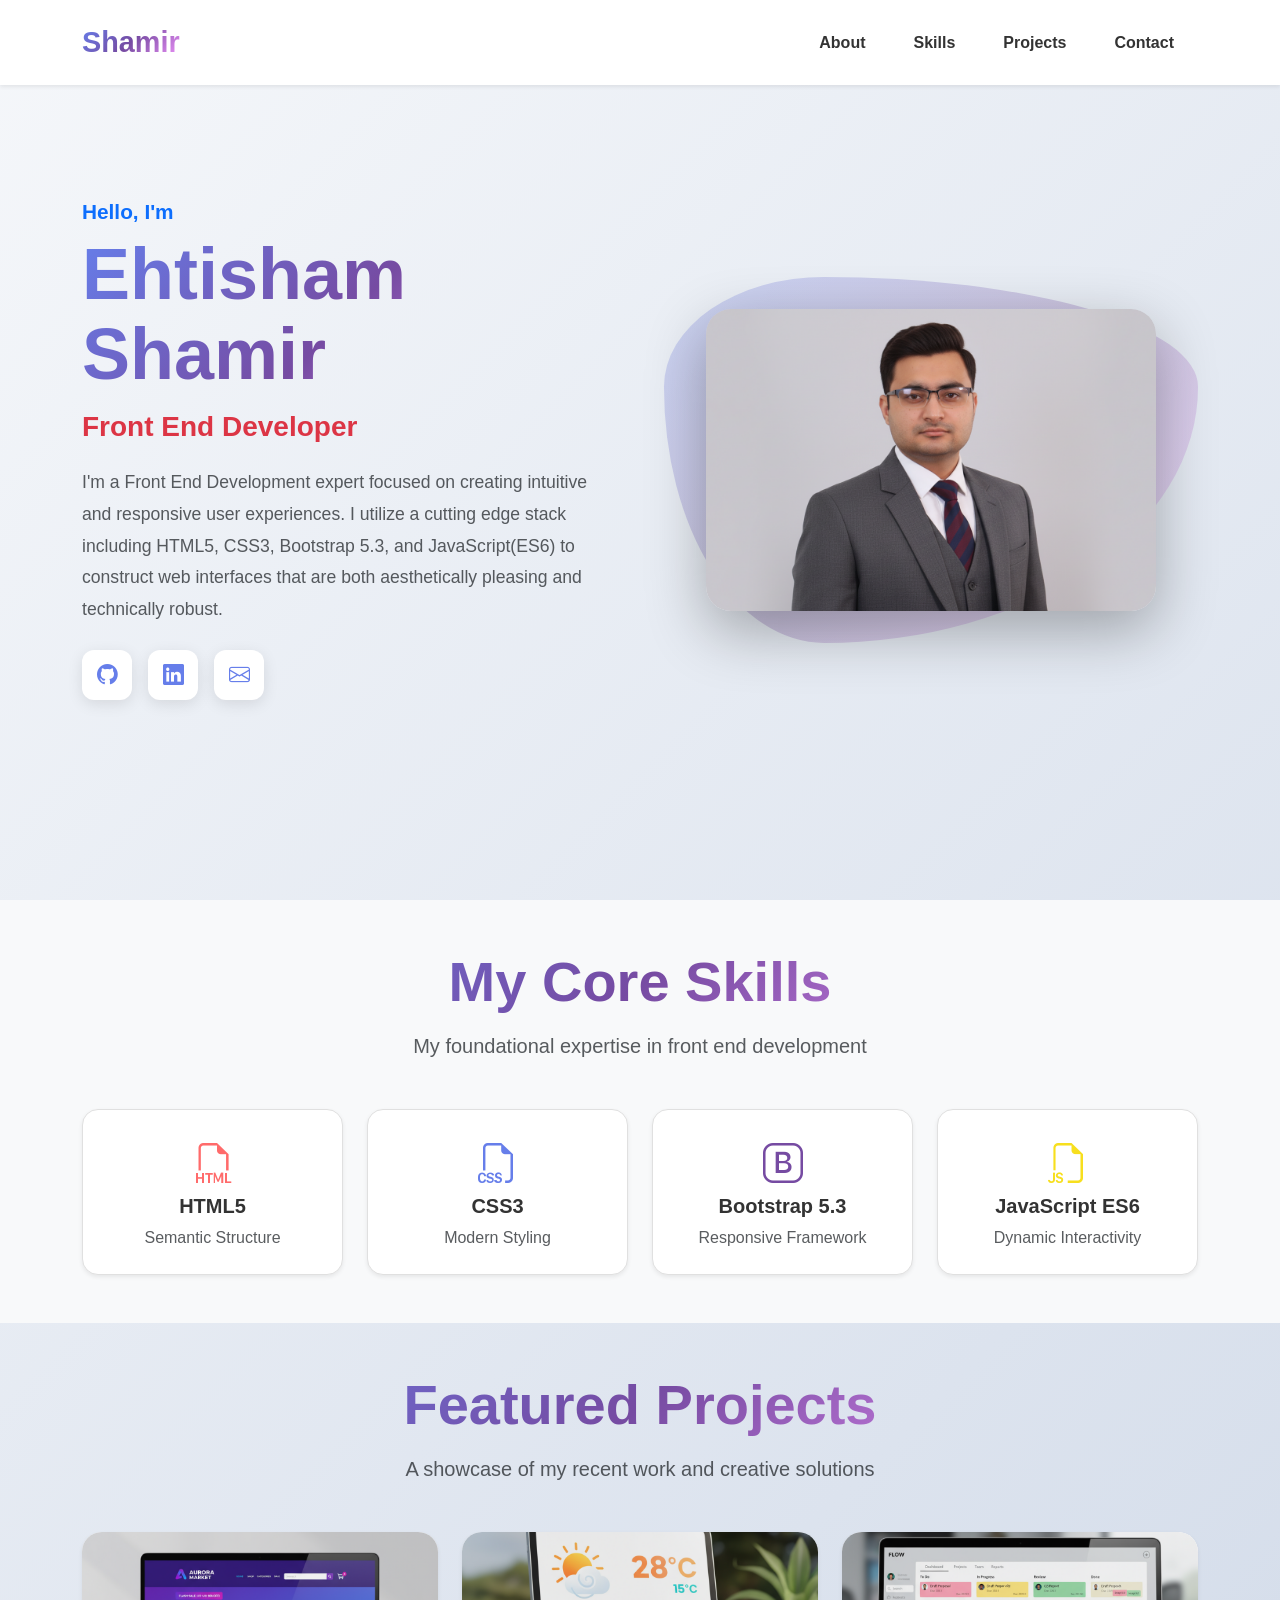
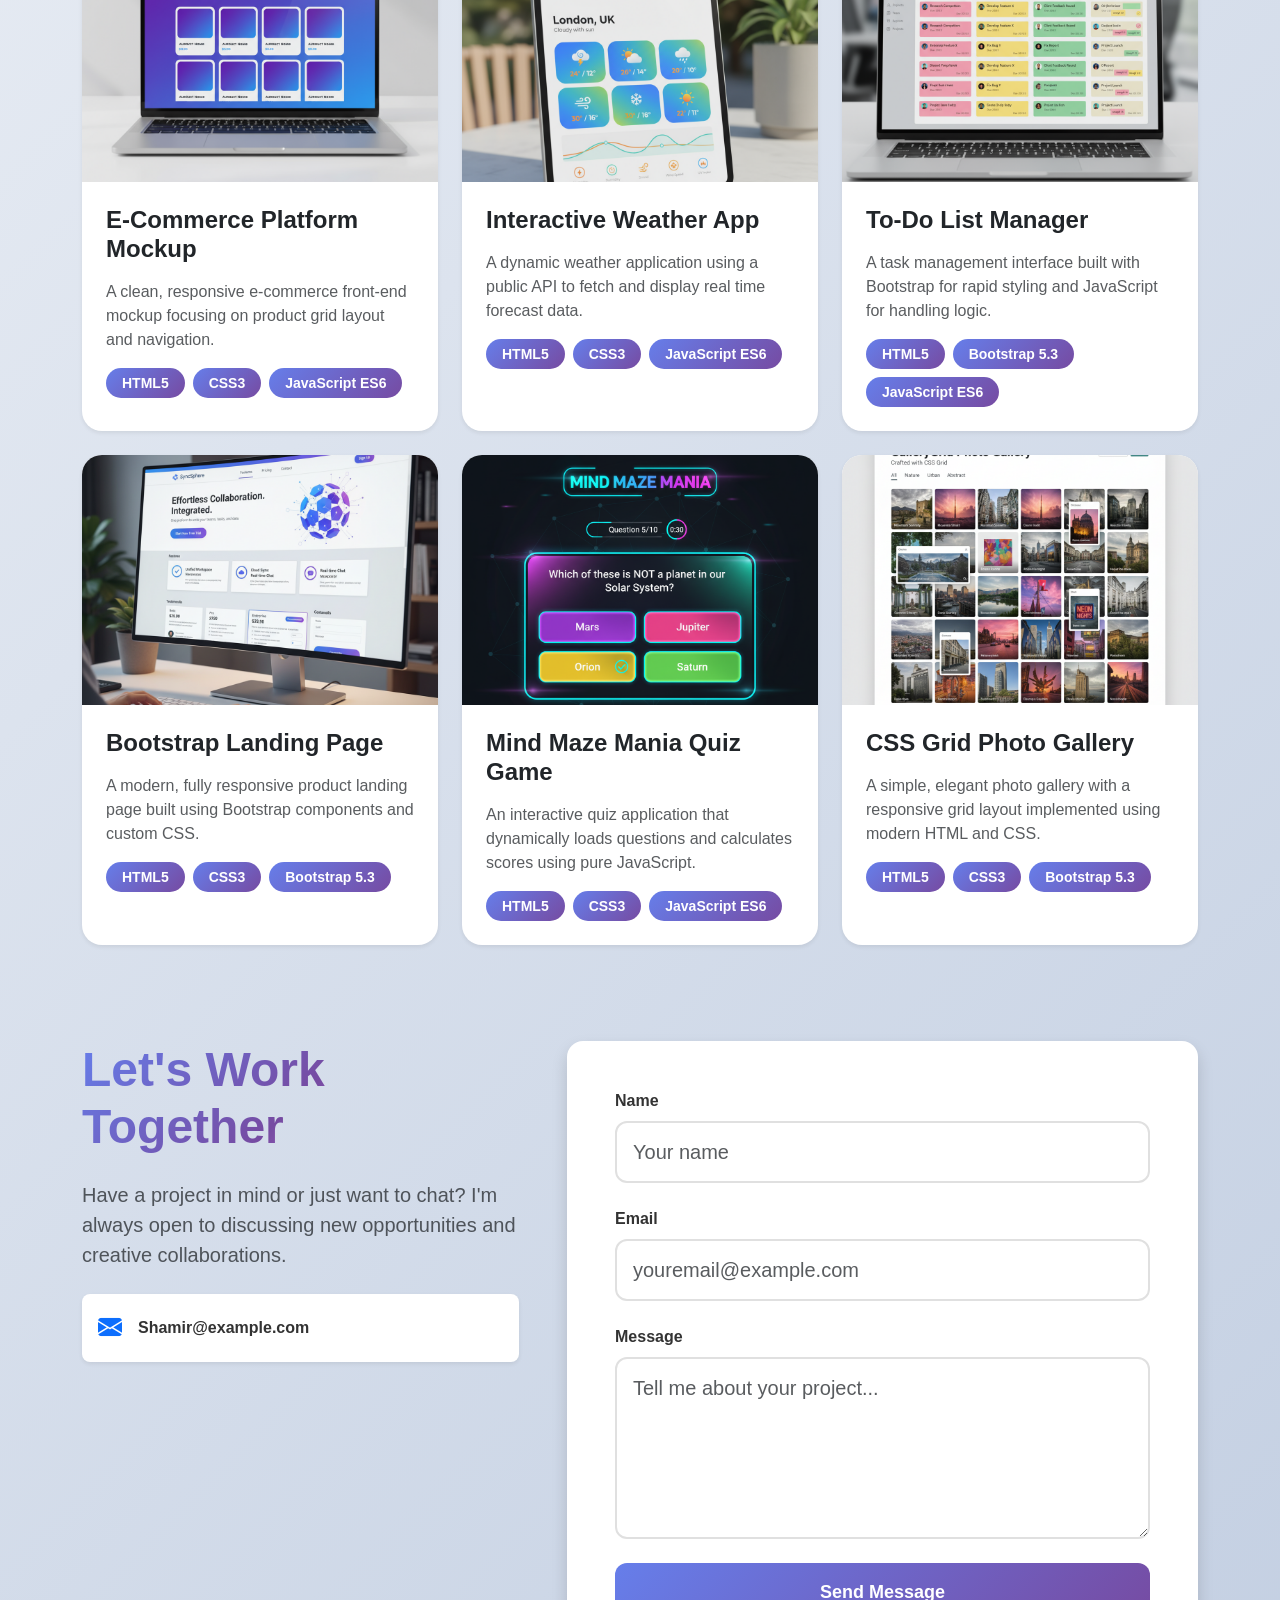
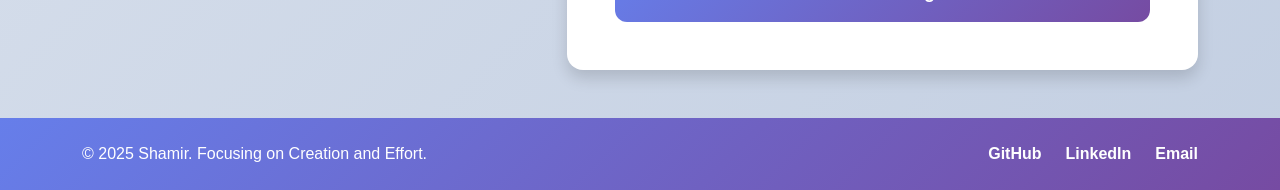
<file: Task 1 - Portfolio website/index.html>
<!DOCTYPE html>
<html lang="en">

<head>
    <meta charset="UTF-8">
    <meta name="viewport" content="width=device-width, initial-scale=1.0">
    <meta name="description"
        content="Professional portfolio of Ehtisham Shamir - Creative Front End Developer specializing in modern web applications">
    <title>Ehtisham Shamir - Front End Developer Portfolio</title>

    <link href="https://cdn.jsdelivr.net/npm/bootstrap@5.3.2/dist/css/bootstrap.min.css" rel="stylesheet">

    <link rel="stylesheet" href="https://cdn.jsdelivr.net/npm/bootstrap-icons@1.11.2/font/bootstrap-icons.min.css">

    <link rel="stylesheet" href="styles.css">
</head>

<body>

    <nav class="navbar navbar-expand-lg navbar-light fixed-top bg-white shadow-sm">
        <div class="container">
            <a class="navbar-brand fw-bold" href="#">
                <span class="gradient-text">Shamir</span>
            </a>
            <button class="navbar-toggler border-0" type="button" data-bs-toggle="collapse" data-bs-target="#navbarNav">
                <span class="navbar-toggler-icon"></span>
            </button>
            <div class="collapse navbar-collapse justify-content-end" id="navbarNav">
                <ul class="navbar-nav">
                    <li class="nav-item">
                        <a class="nav-link px-3 fw-semibold" href="#about">About</a>
                    </li>
                    <li class="nav-item">
                        <a class="nav-link px-3 fw-semibold" href="#skills">Skills</a>
                    </li>
                    <li class="nav-item">
                        <a class="nav-link px-3 fw-semibold" href="#projects">Projects</a>
                    </li>
                    <li class="nav-item">
                        <a class="nav-link px-3 fw-semibold" href="#contact">Contact</a>
                    </li>
                </ul>
            </div>
        </div>
    </nav>

    <section id="about" class="hero-section">
        <div class="container">
            <div class="row align-items-center g-5">
                <div class="col-lg-6 order-lg-1 order-2">
                    <div class="hero-content">
                        <p class="greeting text-primary fw-semibold mb-2">Hello, I'm</p>
                        <h1 class="display-2 fw-bold gradient-text mb-3">Ehtisham Shamir</h1>
                        <h2 class="h3 text-danger fw-bold mb-4">Front End Developer</h2>
                        <p class="lead text-muted mb-4">
                            I'm a Front End Development expert focused on creating intuitive and responsive user
                            experiences. I utilize a cutting edge stack including HTML5, CSS3, Bootstrap 5.3, and JavaScript(ES6)   
                            to construct web interfaces that are both aesthetically pleasing and technically robust.
                        </p>
                        <div class="social-links d-flex gap-3 mb-4">
                            <a href="https://github.com" class="social-btn" aria-label="GitHub">
                                <i class="bi bi-github"></i>
                            </a>
                            <a href="https://linkedin.com" class="social-btn" aria-label="LinkedIn">
                                <i class="bi bi-linkedin"></i>
                            </a>
                            <a href="mailto:www.gmail.com" class="social-btn" aria-label="Email">
                                <i class="bi bi-envelope"></i>
                            </a>
                        </div>
                    </div>
                </div>
                <div class="col-lg-6 order-lg-2 order-1">
                    <div class="hero-image-wrapper">
                        <div class="image-backdrop"></div>
                        <img src="images/profile.png" alt="Shamir - Front End Developer"
                            class="img-fluid hero-image">
                    </div>
                </div>
            </div>
        </div>
    </section>

    <section id="skills" class="skills-section py-5">
        <div class="container">
            <div class="text-center mb-5">
                <h2 class="display-4 fw-bold gradient-text mb-3">My Core Skills</h2>
                <p class="lead text-muted">My foundational expertise in front end development</p>
            </div>

            <div class="row justify-content-center g-4">
                <div class="col-6 col-md-3">
                    <div class="skill-item text-center p-4 rounded-4 shadow-sm bg-white h-100">
                        <i class="bi bi-filetype-html fs-1 mb-3"></i>
                        <h3 class="h5 fw-bold">HTML5</h3>
                        <p class="text-muted mb-0">Semantic Structure</p>
                    </div>
                </div>
                <div class="col-6 col-md-3">
                    <div class="skill-item text-center p-4 rounded-4 shadow-sm bg-white h-100">
                        <i class="bi bi-filetype-css fs-1 mb-3"></i>
                        <h3 class="h5 fw-bold">CSS3</h3>
                        <p class="text-muted mb-0">Modern Styling</p>
                    </div>
                </div>
                <div class="col-6 col-md-3">
                    <div class="skill-item text-center p-4 rounded-4 shadow-sm bg-white h-100">
                        <i class="bi bi-bootstrap fs-1 mb-3"></i>
                        <h3 class="h5 fw-bold">Bootstrap 5.3</h3>
                        <p class="text-muted mb-0">Responsive Framework</p>
                    </div>
                </div>
                <div class="col-6 col-md-3">
                    <div class="skill-item text-center p-4 rounded-4 shadow-sm bg-white h-100">
                        <i class="bi bi-filetype-js fs-1 mb-3"></i>
                        <h3 class="h5 fw-bold">JavaScript ES6</h3>
                        <p class="text-muted mb-0">Dynamic Interactivity</p>
                    </div>
                </div>
            </div>
        </div>
    </section>
    <section id="projects" class="projects-section py-5">
        <div class="container">
            <div class="text-center mb-5">
                <h2 class="display-4 fw-bold gradient-text mb-3">Featured Projects</h2>
                <p class="lead text-muted">A showcase of my recent work and creative solutions</p>
            </div>

            <div class="row g-4">
                <article class="col-lg-4 col-md-6">
                    <div class="card project-card h-100 border-0 shadow-sm">
                        <div class="project-image-wrapper position-relative overflow-hidden">
                            <img src="images/project1.png" class="card-img-top project-image" alt="E-Commerce Platform">
                            <div
                                class="project-overlay position-absolute top-0 start-0 w-100 h-100 d-flex align-items-center justify-content-center">
                                <a href="#" class="btn btn-light fw-bold rounded-pill">
                                    View Project <i class="bi bi-arrow-right ms-2"></i>
                                </a>
                            </div>
                        </div>
                        <div class="card-body p-4">
                            <h3 class="h4 fw-bold mb-3">E-Commerce Platform Mockup</h3>
                            <p class="text-muted mb-3">
                                A clean, responsive e-commerce front-end mockup focusing on product grid layout and
                                navigation.
                            </p>
                            <div class="d-flex flex-wrap gap-2">
                                <span class="badge project-tag">HTML5</span>
                                <span class="badge project-tag">CSS3</span>
                                <span class="badge project-tag">JavaScript ES6</span>
                            </div>
                        </div>
                    </div>
                </article>

                <article class="col-lg-4 col-md-6">
                    <div class="card project-card h-100 border-0 shadow-sm">
                        <div class="project-image-wrapper position-relative overflow-hidden">
                            <img src="images/project2.png" class="card-img-top project-image" alt="Weather Dashboard">
                            <div
                                class="project-overlay position-absolute top-0 start-0 w-100 h-100 d-flex align-items-center justify-content-center">
                                <a href="#" class="btn btn-light fw-bold rounded-pill">
                                    View Project <i class="bi bi-arrow-right ms-2"></i>
                                </a>
                            </div>
                        </div>
                        <div class="card-body p-4">
                            <h3 class="h4 fw-bold mb-3">Interactive Weather App</h3>
                            <p class="text-muted mb-3">
                                A dynamic weather application using a public API to fetch and display real time forecast
                                data.
                            </p>
                            <div class="d-flex flex-wrap gap-2">
                                <span class="badge project-tag">HTML5</span>
                                <span class="badge project-tag">CSS3</span>
                                <span class="badge project-tag">JavaScript ES6</span>
                            </div>
                        </div>
                    </div>
                </article>

                <article class="col-lg-4 col-md-6">
                    <div class="card project-card h-100 border-0 shadow-sm">
                        <div class="project-image-wrapper position-relative overflow-hidden">
                            <img src="images/project3.png" class="card-img-top project-image" alt="Task Manager App">
                            <div
                                class="project-overlay position-absolute top-0 start-0 w-100 h-100 d-flex align-items-center justify-content-center">
                                <a href="#" class="btn btn-light fw-bold rounded-pill">
                                    View Project <i class="bi bi-arrow-right ms-2"></i>
                                </a>
                            </div>
                        </div>
                        <div class="card-body p-4">
                            <h3 class="h4 fw-bold mb-3">To-Do List Manager</h3>
                            <p class="text-muted mb-3">
                                A task management interface built with Bootstrap for rapid styling and JavaScript for
                                handling logic.
                            </p>
                            <div class="d-flex flex-wrap gap-2">
                                <span class="badge project-tag">HTML5</span>
                                <span class="badge project-tag">Bootstrap 5.3</span>
                                <span class="badge project-tag">JavaScript ES6</span>
                            </div>
                        </div>
                    </div>
                </article>

                <article class="col-lg-4 col-md-6">
                    <div class="card project-card h-100 border-0 shadow-sm">
                        <div class="project-image-wrapper position-relative overflow-hidden">
                            <img src="images/project4.png" class="card-img-top project-image" alt="Simple Landing Page">
                            <div
                                class="project-overlay position-absolute top-0 start-0 w-100 h-100 d-flex align-items-center justify-content-center">
                                <a href="#" class="btn btn-light fw-bold rounded-pill">
                                    View Project <i class="bi bi-arrow-right ms-2"></i>
                                </a>
                            </div>
                        </div>
                        <div class="card-body p-4">
                            <h3 class="h4 fw-bold mb-3">Bootstrap Landing Page</h3>
                            <p class="text-muted mb-3">
                                A modern, fully responsive product landing page built using Bootstrap components and
                                custom CSS.
                            </p>
                            <div class="d-flex flex-wrap gap-2">
                                <span class="badge project-tag">HTML5</span>
                                <span class="badge project-tag">CSS3</span>
                                <span class="badge project-tag">Bootstrap 5.3</span>
                            </div>
                        </div>
                    </div>
                </article>

                <article class="col-lg-4 col-md-6">
                    <div class="card project-card h-100 border-0 shadow-sm">
                        <div class="project-image-wrapper position-relative overflow-hidden">
                            <img src="images/project5.png" class="card-img-top project-image" alt="Quiz Application">
                            <div
                                class="project-overlay position-absolute top-0 start-0 w-100 h-100 d-flex align-items-center justify-content-center">
                                <a href="#" class="btn btn-light fw-bold rounded-pill">
                                    View Project <i class="bi bi-arrow-right ms-2"></i>
                                </a>
                            </div>
                        </div>
                        <div class="card-body p-4">
                            <h3 class="h4 fw-bold mb-3">Mind Maze Mania Quiz Game</h3>
                            <p class="text-muted mb-3">
                                An interactive quiz application that dynamically loads questions and calculates scores
                                using pure JavaScript.
                            </p>
                            <div class="d-flex flex-wrap gap-2">
                                <span class="badge project-tag">HTML5</span>
                                <span class="badge project-tag">CSS3</span>
                                <span class="badge project-tag">JavaScript ES6</span>
                            </div>
                        </div>
                    </div>
                </article>

                <article class="col-lg-4 col-md-6">
                    <div class="card project-card h-100 border-0 shadow-sm">
                        <div class="project-image-wrapper position-relative overflow-hidden">
                            <img src="images/project6.png" class="card-img-top project-image" alt="Basic Photo Gallery">
                            <div
                                class="project-overlay position-absolute top-0 start-0 w-100 h-100 d-flex align-items-center justify-content-center">
                                <a href="#" class="btn btn-light fw-bold rounded-pill">
                                    View Project <i class="bi bi-arrow-right ms-2"></i>
                                </a>
                            </div>
                        </div>
                        <div class="card-body p-4">
                            <h3 class="h4 fw-bold mb-3">CSS Grid Photo Gallery</h3>
                            <p class="text-muted mb-3">
                                A simple, elegant photo gallery with a responsive grid layout implemented using modern
                                HTML and CSS.
                            </p>
                            <div class="d-flex flex-wrap gap-2">
                                <span class="badge project-tag">HTML5</span>
                                <span class="badge project-tag">CSS3</span>
                                <span class="badge project-tag">Bootstrap 5.3</span>
                            </div>
                        </div>
                    </div>
                </article>
            </div>
        </div>
    </section>

    <section id="contact" class="contact-section py-5">
        <div class="container">
            <div class="row g-5 align-items-start">
                <div class="col-lg-5">
                    <div class="contact-info">
                        <h2 class="display-5 fw-bold gradient-text mb-4">Let's Work Together</h2>
                        <p class="lead text-muted mb-4">
                            Have a project in mind or just want to chat? I'm always open to
                            discussing new opportunities and creative collaborations.
                        </p>
                        <div class="contact-details">
                            <div class="contact-item d-flex align-items-center gap-3 p-3 bg-white rounded-3 shadow-sm">
                                <i class="bi bi-envelope-fill text-primary fs-4"></i>
                                <span class="fw-semibold">Shamir@example.com</span>
                            </div>
                        </div>
                    </div>
                </div>

                <div class="col-lg-7">
                    <form class="contact-form bg-white p-4 p-md-5 rounded-4 shadow">
                        <div class="mb-4">
                            <label for="name" class="form-label fw-semibold">Name</label>
                            <input type="text" class="form-control form-control-lg" id="name" placeholder="Your name"
                                required>
                        </div>
                        <div class="mb-4">
                            <label for="email" class="form-label fw-semibold">Email</label>
                            <input type="email" class="form-control form-control-lg" id="email"
                                placeholder="youremail@example.com" required>
                        </div>
                        <div class="mb-4">
                            <label for="message" class="form-label fw-semibold">Message</label>
                            <textarea class="form-control form-control-lg" id="message" rows="5"
                                placeholder="Tell me about your project..." required></textarea>
                        </div>
                        <button type="submit" class="btn btn-primary btn-lg w-100 fw-bold submit-btn">
                            Send Message
                        </button>
                    </form>
                </div>
            </div>
        </div>
    </section>

    <footer class="footer py-4">
        <div class="container">
            <div class="row align-items-center">
                <div class="col-md-6 text-center text-md-start mb-3 mb-md-0">
                    <p class="mb-0 text-white">&copy; 2025 Shamir. Focusing on Creation and Effort.</p>
                </div>
                <div class="col-md-6">
                    <div class="footer-links d-flex gap-4 justify-content-center justify-content-md-end">
                        <a href="https://github.com" class="text-white text-decoration-none fw-semibold">GitHub</a>
                        <a href="https://linkedin.com" class="text-white text-decoration-none fw-semibold">LinkedIn</a>
                        <a href="mailto:Shamir@example.com"
                            class="text-white text-decoration-none fw-semibold">Email</a>
                    </div>
                </div>
            </div>
        </div>
    </footer>

    <script src="https://cdn.jsdelivr.net/npm/bootstrap@5.3.2/dist/js/bootstrap.bundle.min.js"></script>

</body>

</html>
</file>
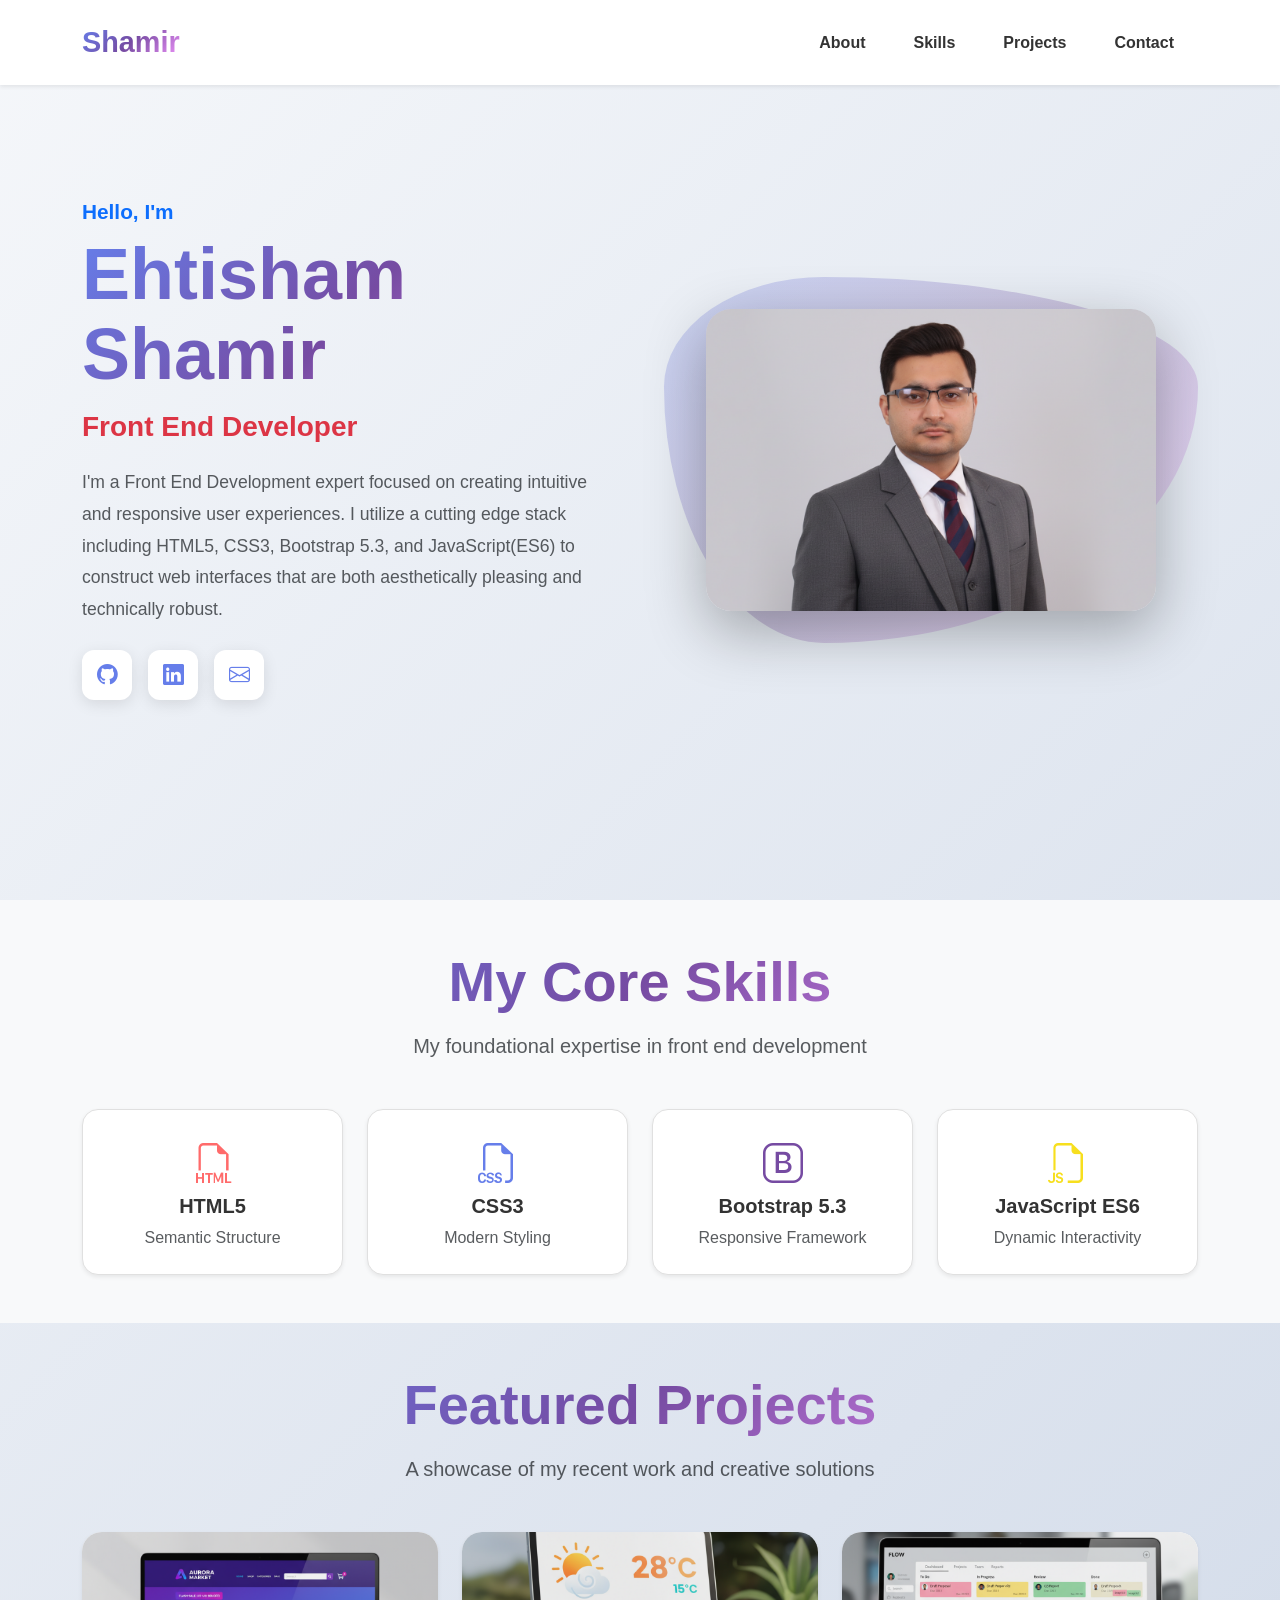
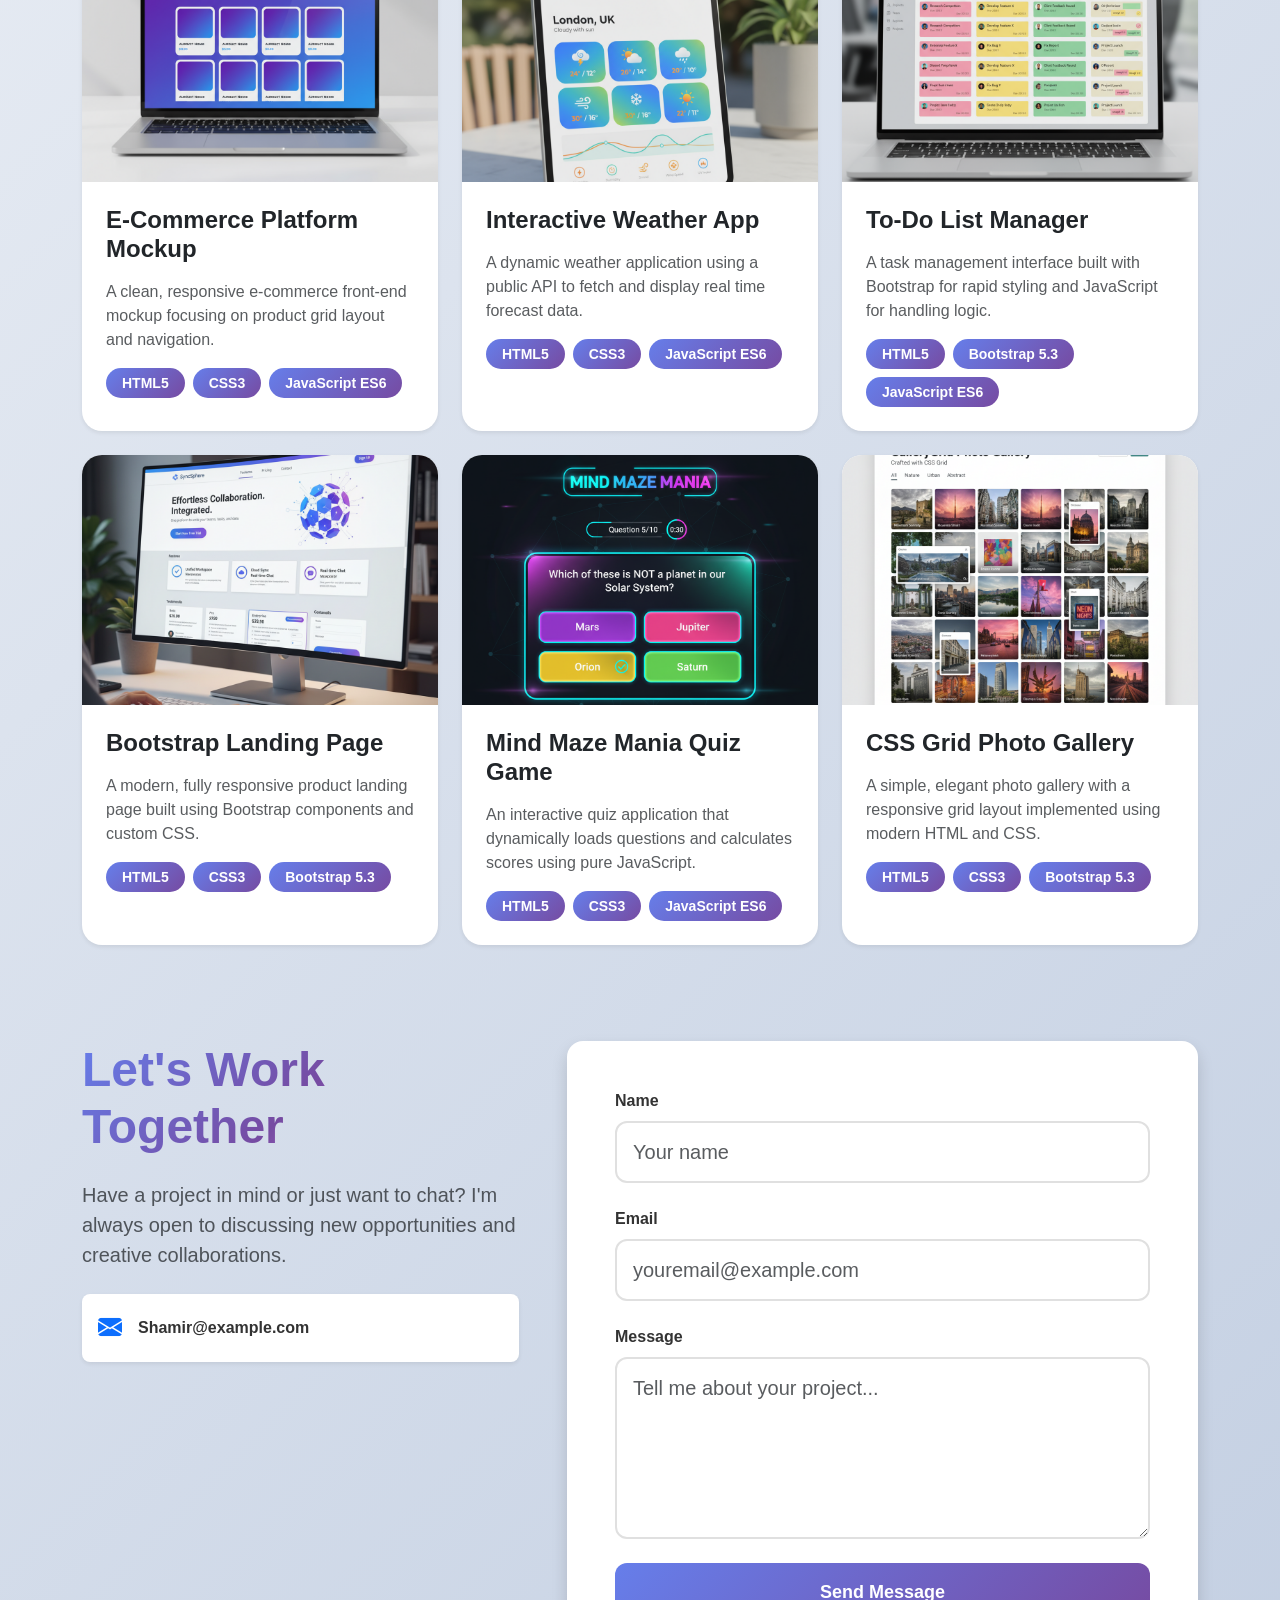
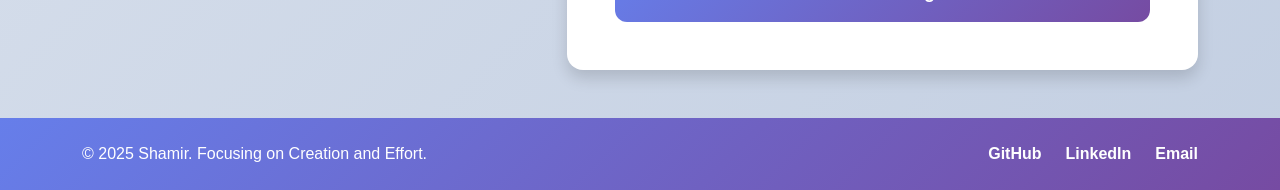
<file: Task 2 - Responsive Portfolio website/index.html>
<!DOCTYPE html>
<html lang="en">

<head>
    <meta charset="UTF-8">
    <meta name="viewport" content="width=device-width, initial-scale=1.0">
    <meta name="description"
        content="Professional portfolio of Ehtisham Shamir - Creative Front End Developer specializing in modern web applications">
    <title>Ehtisham Shamir - Front End Developer Portfolio</title>

    <link href="https://cdn.jsdelivr.net/npm/bootstrap@5.3.2/dist/css/bootstrap.min.css" rel="stylesheet">

    <link rel="stylesheet" href="https://cdn.jsdelivr.net/npm/bootstrap-icons@1.11.2/font/bootstrap-icons.min.css">

    <link rel="stylesheet" href="styles.css">
</head>

<body>

    <nav class="navbar navbar-expand-lg navbar-light fixed-top bg-white shadow-sm">
        <div class="container">
            <a class="navbar-brand fw-bold" href="#">
                <span class="gradient-text">Shamir</span>
            </a>
            <button class="navbar-toggler border-0" type="button" data-bs-toggle="collapse" data-bs-target="#navbarNav">
                <span class="navbar-toggler-icon"></span>
            </button>
            <div class="collapse navbar-collapse justify-content-end" id="navbarNav">
                <ul class="navbar-nav">
                    <li class="nav-item">
                        <a class="nav-link px-3 fw-semibold" href="#about">About</a>
                    </li>
                    <li class="nav-item">
                        <a class="nav-link px-3 fw-semibold" href="#skills">Skills</a>
                    </li>
                    <li class="nav-item">
                        <a class="nav-link px-3 fw-semibold" href="#projects">Projects</a>
                    </li>
                    <li class="nav-item">
                        <a class="nav-link px-3 fw-semibold" href="#contact">Contact</a>
                    </li>
                </ul>
            </div>
        </div>
    </nav>

    <section id="about" class="hero-section">
        <div class="container">
            <div class="row align-items-center g-5">
                <div class="col-lg-6 order-lg-1 order-2">
                    <div class="hero-content">
                        <p class="greeting text-primary fw-semibold mb-2">Hello, I'm</p>
                        <h1 class="display-2 fw-bold gradient-text mb-3">Ehtisham Shamir</h1>
                        <h2 class="h3 text-danger fw-bold mb-4">Front End Developer</h2>
                        <p class="lead text-muted mb-4">
                            I'm a Front End Development expert focused on creating intuitive and responsive user
                            experiences. I utilize a cutting edge stack including HTML5, CSS3, Bootstrap 5.3, and JavaScript(ES6)   
                            to construct web interfaces that are both aesthetically pleasing and technically robust.
                        </p>
                        <div class="social-links d-flex gap-3 mb-4">
                            <a href="https://github.com" class="social-btn" aria-label="GitHub">
                                <i class="bi bi-github"></i>
                            </a>
                            <a href="https://linkedin.com" class="social-btn" aria-label="LinkedIn">
                                <i class="bi bi-linkedin"></i>
                            </a>
                            <a href="mailto:www.gmail.com" class="social-btn" aria-label="Email">
                                <i class="bi bi-envelope"></i>
                            </a>
                        </div>
                    </div>
                </div>
                <div class="col-lg-6 order-lg-2 order-1">
                    <div class="hero-image-wrapper">
                        <div class="image-backdrop"></div>
                        <img src="images/profile.png" alt="Shamir - Front End Developer"
                            class="img-fluid hero-image">
                    </div>
                </div>
            </div>
        </div>
    </section>

    <section id="skills" class="skills-section py-5">
        <div class="container">
            <div class="text-center mb-5">
                <h2 class="display-4 fw-bold gradient-text mb-3">My Core Skills</h2>
                <p class="lead text-muted">My foundational expertise in front end development</p>
            </div>

            <div class="row justify-content-center g-4">
                <div class="col-6 col-md-3">
                    <div class="skill-item text-center p-4 rounded-4 shadow-sm bg-white h-100">
                        <i class="bi bi-filetype-html fs-1 mb-3"></i>
                        <h3 class="h5 fw-bold">HTML5</h3>
                        <p class="text-muted mb-0">Semantic Structure</p>
                    </div>
                </div>
                <div class="col-6 col-md-3">
                    <div class="skill-item text-center p-4 rounded-4 shadow-sm bg-white h-100">
                        <i class="bi bi-filetype-css fs-1 mb-3"></i>
                        <h3 class="h5 fw-bold">CSS3</h3>
                        <p class="text-muted mb-0">Modern Styling</p>
                    </div>
                </div>
                <div class="col-6 col-md-3">
                    <div class="skill-item text-center p-4 rounded-4 shadow-sm bg-white h-100">
                        <i class="bi bi-bootstrap fs-1 mb-3"></i>
                        <h3 class="h5 fw-bold">Bootstrap 5.3</h3>
                        <p class="text-muted mb-0">Responsive Framework</p>
                    </div>
                </div>
                <div class="col-6 col-md-3">
                    <div class="skill-item text-center p-4 rounded-4 shadow-sm bg-white h-100">
                        <i class="bi bi-filetype-js fs-1 mb-3"></i>
                        <h3 class="h5 fw-bold">JavaScript ES6</h3>
                        <p class="text-muted mb-0">Dynamic Interactivity</p>
                    </div>
                </div>
            </div>
        </div>
    </section>
    <section id="projects" class="projects-section py-5">
        <div class="container">
            <div class="text-center mb-5">
                <h2 class="display-4 fw-bold gradient-text mb-3">Featured Projects</h2>
                <p class="lead text-muted">A showcase of my recent work and creative solutions</p>
            </div>

            <div class="row g-4">
                <article class="col-lg-4 col-md-6">
                    <div class="card project-card h-100 border-0 shadow-sm">
                        <div class="project-image-wrapper position-relative overflow-hidden">
                            <img src="images/project1.png" class="card-img-top project-image" alt="E-Commerce Platform">
                            <div
                                class="project-overlay position-absolute top-0 start-0 w-100 h-100 d-flex align-items-center justify-content-center">
                                <a href="#" class="btn btn-light fw-bold rounded-pill">
                                    View Project <i class="bi bi-arrow-right ms-2"></i>
                                </a>
                            </div>
                        </div>
                        <div class="card-body p-4">
                            <h3 class="h4 fw-bold mb-3">E-Commerce Platform Mockup</h3>
                            <p class="text-muted mb-3">
                                A clean, responsive e-commerce front-end mockup focusing on product grid layout and
                                navigation.
                            </p>
                            <div class="d-flex flex-wrap gap-2">
                                <span class="badge project-tag">HTML5</span>
                                <span class="badge project-tag">CSS3</span>
                                <span class="badge project-tag">JavaScript ES6</span>
                            </div>
                        </div>
                    </div>
                </article>

                <article class="col-lg-4 col-md-6">
                    <div class="card project-card h-100 border-0 shadow-sm">
                        <div class="project-image-wrapper position-relative overflow-hidden">
                            <img src="images/project2.png" class="card-img-top project-image" alt="Weather Dashboard">
                            <div
                                class="project-overlay position-absolute top-0 start-0 w-100 h-100 d-flex align-items-center justify-content-center">
                                <a href="#" class="btn btn-light fw-bold rounded-pill">
                                    View Project <i class="bi bi-arrow-right ms-2"></i>
                                </a>
                            </div>
                        </div>
                        <div class="card-body p-4">
                            <h3 class="h4 fw-bold mb-3">Interactive Weather App</h3>
                            <p class="text-muted mb-3">
                                A dynamic weather application using a public API to fetch and display real time forecast
                                data.
                            </p>
                            <div class="d-flex flex-wrap gap-2">
                                <span class="badge project-tag">HTML5</span>
                                <span class="badge project-tag">CSS3</span>
                                <span class="badge project-tag">JavaScript ES6</span>
                            </div>
                        </div>
                    </div>
                </article>

                <article class="col-lg-4 col-md-6">
                    <div class="card project-card h-100 border-0 shadow-sm">
                        <div class="project-image-wrapper position-relative overflow-hidden">
                            <img src="images/project3.png" class="card-img-top project-image" alt="Task Manager App">
                            <div
                                class="project-overlay position-absolute top-0 start-0 w-100 h-100 d-flex align-items-center justify-content-center">
                                <a href="#" class="btn btn-light fw-bold rounded-pill">
                                    View Project <i class="bi bi-arrow-right ms-2"></i>
                                </a>
                            </div>
                        </div>
                        <div class="card-body p-4">
                            <h3 class="h4 fw-bold mb-3">To-Do List Manager</h3>
                            <p class="text-muted mb-3">
                                A task management interface built with Bootstrap for rapid styling and JavaScript for
                                handling logic.
                            </p>
                            <div class="d-flex flex-wrap gap-2">
                                <span class="badge project-tag">HTML5</span>
                                <span class="badge project-tag">Bootstrap 5.3</span>
                                <span class="badge project-tag">JavaScript ES6</span>
                            </div>
                        </div>
                    </div>
                </article>

                <article class="col-lg-4 col-md-6">
                    <div class="card project-card h-100 border-0 shadow-sm">
                        <div class="project-image-wrapper position-relative overflow-hidden">
                            <img src="images/project4.png" class="card-img-top project-image" alt="Simple Landing Page">
                            <div
                                class="project-overlay position-absolute top-0 start-0 w-100 h-100 d-flex align-items-center justify-content-center">
                                <a href="#" class="btn btn-light fw-bold rounded-pill">
                                    View Project <i class="bi bi-arrow-right ms-2"></i>
                                </a>
                            </div>
                        </div>
                        <div class="card-body p-4">
                            <h3 class="h4 fw-bold mb-3">Bootstrap Landing Page</h3>
                            <p class="text-muted mb-3">
                                A modern, fully responsive product landing page built using Bootstrap components and
                                custom CSS.
                            </p>
                            <div class="d-flex flex-wrap gap-2">
                                <span class="badge project-tag">HTML5</span>
                                <span class="badge project-tag">CSS3</span>
                                <span class="badge project-tag">Bootstrap 5.3</span>
                            </div>
                        </div>
                    </div>
                </article>

                <article class="col-lg-4 col-md-6">
                    <div class="card project-card h-100 border-0 shadow-sm">
                        <div class="project-image-wrapper position-relative overflow-hidden">
                            <img src="images/project5.png" class="card-img-top project-image" alt="Quiz Application">
                            <div
                                class="project-overlay position-absolute top-0 start-0 w-100 h-100 d-flex align-items-center justify-content-center">
                                <a href="#" class="btn btn-light fw-bold rounded-pill">
                                    View Project <i class="bi bi-arrow-right ms-2"></i>
                                </a>
                            </div>
                        </div>
                        <div class="card-body p-4">
                            <h3 class="h4 fw-bold mb-3">Mind Maze Mania Quiz Game</h3>
                            <p class="text-muted mb-3">
                                An interactive quiz application that dynamically loads questions and calculates scores
                                using pure JavaScript.
                            </p>
                            <div class="d-flex flex-wrap gap-2">
                                <span class="badge project-tag">HTML5</span>
                                <span class="badge project-tag">CSS3</span>
                                <span class="badge project-tag">JavaScript ES6</span>
                            </div>
                        </div>
                    </div>
                </article>

                <article class="col-lg-4 col-md-6">
                    <div class="card project-card h-100 border-0 shadow-sm">
                        <div class="project-image-wrapper position-relative overflow-hidden">
                            <img src="images/project6.png" class="card-img-top project-image" alt="Basic Photo Gallery">
                            <div
                                class="project-overlay position-absolute top-0 start-0 w-100 h-100 d-flex align-items-center justify-content-center">
                                <a href="#" class="btn btn-light fw-bold rounded-pill">
                                    View Project <i class="bi bi-arrow-right ms-2"></i>
                                </a>
                            </div>
                        </div>
                        <div class="card-body p-4">
                            <h3 class="h4 fw-bold mb-3">CSS Grid Photo Gallery</h3>
                            <p class="text-muted mb-3">
                                A simple, elegant photo gallery with a responsive grid layout implemented using modern
                                HTML and CSS.
                            </p>
                            <div class="d-flex flex-wrap gap-2">
                                <span class="badge project-tag">HTML5</span>
                                <span class="badge project-tag">CSS3</span>
                                <span class="badge project-tag">Bootstrap 5.3</span>
                            </div>
                        </div>
                    </div>
                </article>
            </div>
        </div>
    </section>

    <section id="contact" class="contact-section py-5">
        <div class="container">
            <div class="row g-5 align-items-start">
                <div class="col-lg-5">
                    <div class="contact-info">
                        <h2 class="display-5 fw-bold gradient-text mb-4">Let's Work Together</h2>
                        <p class="lead text-muted mb-4">
                            Have a project in mind or just want to chat? I'm always open to
                            discussing new opportunities and creative collaborations.
                        </p>
                        <div class="contact-details">
                            <div class="contact-item d-flex align-items-center gap-3 p-3 bg-white rounded-3 shadow-sm">
                                <i class="bi bi-envelope-fill text-primary fs-4"></i>
                                <span class="fw-semibold">Shamir@example.com</span>
                            </div>
                        </div>
                    </div>
                </div>

                <div class="col-lg-7">
                    <form class="contact-form bg-white p-4 p-md-5 rounded-4 shadow">
                        <div class="mb-4">
                            <label for="name" class="form-label fw-semibold">Name</label>
                            <input type="text" class="form-control form-control-lg" id="name" placeholder="Your name"
                                required>
                        </div>
                        <div class="mb-4">
                            <label for="email" class="form-label fw-semibold">Email</label>
                            <input type="email" class="form-control form-control-lg" id="email"
                                placeholder="youremail@example.com" required>
                        </div>
                        <div class="mb-4">
                            <label for="message" class="form-label fw-semibold">Message</label>
                            <textarea class="form-control form-control-lg" id="message" rows="5"
                                placeholder="Tell me about your project..." required></textarea>
                        </div>
                        <button type="submit" class="btn btn-primary btn-lg w-100 fw-bold submit-btn">
                            Send Message
                        </button>
                    </form>
                </div>
            </div>
        </div>
    </section>

    <footer class="footer py-4">
        <div class="container">
            <div class="row align-items-center">
                <div class="col-md-6 text-center text-md-start mb-3 mb-md-0">
                    <p class="mb-0 text-white">&copy; 2025 Shamir. Focusing on Creation and Effort.</p>
                </div>
                <div class="col-md-6">
                    <div class="footer-links d-flex gap-4 justify-content-center justify-content-md-end">
                        <a href="https://github.com" class="text-white text-decoration-none fw-semibold">GitHub</a>
                        <a href="https://linkedin.com" class="text-white text-decoration-none fw-semibold">LinkedIn</a>
                        <a href="mailto:Shamir@example.com"
                            class="text-white text-decoration-none fw-semibold">Email</a>
                    </div>
                </div>
            </div>
        </div>
    </footer>

    <script src="https://cdn.jsdelivr.net/npm/bootstrap@5.3.2/dist/js/bootstrap.bundle.min.js"></script>

    <script>
        // Smooth scrolling for anchor links
        document.querySelectorAll('a[href^="#"]').forEach(anchor => {
            anchor.addEventListener('click', function (e) {
                e.preventDefault();
                const target = document.querySelector(this.getAttribute('href'));
                if (target) {
                    const navbarHeight = document.querySelector('.navbar').offsetHeight;
                    const targetPosition = target.offsetTop - navbarHeight;
                    window.scrollTo({
                        top: targetPosition,
                        behavior: 'smooth'
                    });

                    // Close mobile menu if open
                    const navbarCollapse = document.querySelector('.navbar-collapse');
                    if (navbarCollapse.classList.contains('show')) {
                        bootstrap.Collapse.getInstance(navbarCollapse).hide();
                    }
                }
            });
        });

        // Form submission handler
        document.querySelector('.contact-form').addEventListener('submit', function (e) {
            e.preventDefault();
            alert('Thank you for your message! I\'ll get back to you soon.');
            this.reset();
        });
    </script>
</body>

</html>
</file>
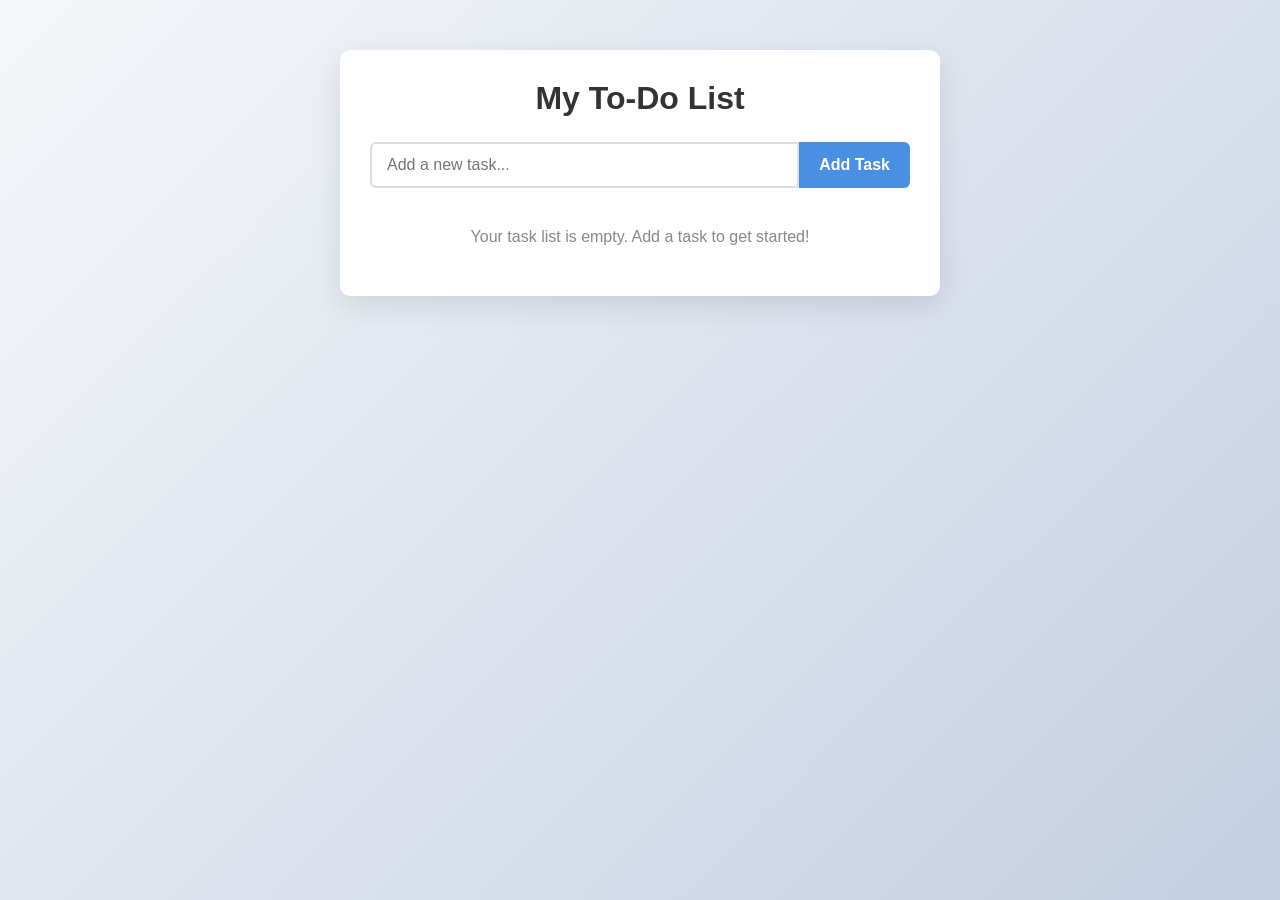
<file: Task 3 - JavaScript To-Do App/index.html>
<!DOCTYPE html>
<html lang="en">
<head>
    <meta charset="UTF-8">
    <meta name="viewport" content="width=device-width, initial-scale=1.0">
    <title>To-Do List App</title>
    <link rel="stylesheet" href="style.css">
</head>
<body>

    <div class="container">
        <h1>My To-Do List</h1>
        
        <form id="task-form">
            <input type="text" id="task-input" placeholder="Add a new task..." autocomplete="off">
            <button type="submit">Add Task</button>
        </form>
        
        <ul id="task-list">
            </ul>
        
        <p id="empty-message">Your task list is empty. Add a task to get started!</p>
    </div>

    <script src="app.js"></script>
</body>
</html>
</file>
<file: Task 1 - Portfolio website/styles.css>
/* Root Variables - Color Palette */
:root {
    --primary-purple: #667eea;
    --primary-dark-purple: #764ba2;
    --accent-pink: #f093fb;
    --accent-orange: #ff6b6b;
    --accent-cyan: #4ecdc4;
    --text-dark: #333333;
    --text-muted: #666666;
    --bg-light: #f8f9fa;
}

/* Global Styles */
* {
    margin: 0;
    padding: 0;
    box-sizing: border-box;
}

body {
    font-family: 'Segoe UI', Tahoma, Geneva, Verdana, sans-serif;
    color: var(--text-dark);
    background: linear-gradient(135deg, #f5f7fa 0%, #c3cfe2 100%);
    overflow-x: hidden;
}

html {
    scroll-behavior: smooth;
}

/* Gradient Text Effect */
.gradient-text {
    background: linear-gradient(135deg, var(--primary-purple) 0%, var(--primary-dark-purple) 50%, var(--accent-pink) 100%);
    -webkit-background-clip: text;
    -webkit-text-fill-color: transparent;
    background-clip: text;
}

/* ============================================
   NAVIGATION
   ============================================ */
.navbar {
    padding: 1rem 0;
    backdrop-filter: blur(10px);
    transition: all 0.3s ease;
}

.navbar-brand {
    font-size: 1.8rem;
    font-weight: 800;
}

.navbar-nav .nav-link {
    position: relative;
    color: var(--text-dark);
    font-weight: 600;
    transition: all 0.3s ease;
    margin: 0 0.5rem;
}

.navbar-nav .nav-link:hover {
    color: var(--primary-purple);
    transform: translateY(-2px);
}

.navbar-nav .nav-link::after {
    content: '';
    position: absolute;
    bottom: 0;
    left: 50%;
    transform: translateX(-50%);
    width: 0;
    height: 3px;
    background: linear-gradient(90deg, var(--primary-purple), var(--primary-dark-purple));
    transition: width 0.3s ease;
}

.navbar-nav .nav-link:hover::after {
    width: 80%;
}

/* ============================================
   HERO/ABOUT SECTION
   ============================================ */
.hero-section {
    min-height: 100vh;
    display: flex;
    align-items: center;
    padding-top: 100px;
    padding-bottom: 80px;
}

.greeting {
    font-size: 1.3rem;
    color: var(--primary-purple);
}

.hero-content h1 {
    line-height: 1.1;
}

.hero-content h2 {
    color: var(--accent-orange);
}

.hero-content .lead {
    font-size: 1.1rem;
    line-height: 1.8;
    max-width: 600px;
}

/* Social Links */
.social-btn {
    display: inline-flex;
    align-items: center;
    justify-content: center;
    width: 50px;
    height: 50px;
    background: white;
    color: var(--primary-purple);
    border-radius: 12px;
    text-decoration: none;
    font-size: 1.3rem;
    box-shadow: 0 4px 15px rgba(0, 0, 0, 0.1);
    transition: all 0.4s ease;
}

.social-btn:hover {
    transform: translateY(-8px);
    background: linear-gradient(135deg, var(--primary-purple), var(--primary-dark-purple));
    color: white;
    box-shadow: 0 8px 25px rgba(102, 126, 234, 0.4);
}

/* Hero Image */
.hero-image-wrapper {
    position: relative;
    display: flex;
    justify-content: center;
    align-items: center;
    padding: 2rem;
}

.image-backdrop {
    position: absolute;
    width: 100%;
    height: 100%;
    background: linear-gradient(135deg, var(--primary-purple) 0%, var(--primary-dark-purple) 50%, var(--accent-pink) 100%);
    border-radius: 30% 70% 70% 30% / 30% 30% 70% 70%;
    opacity: 0.25;
    animation: morphing 8s ease-in-out infinite;
    z-index: 0;
}

@keyframes morphing {
    0%, 100% {
        border-radius: 30% 70% 70% 30% / 30% 30% 70% 70%;
    }
    50% {
        border-radius: 70% 30% 30% 70% / 70% 70% 30% 30%;
    }
}

.hero-image {
    position: relative;
    max-width: 450px;
    width: 100%;
    border-radius: 25px;
    box-shadow: 0 20px 60px rgba(0, 0, 0, 0.3);
    z-index: 1;
}

/* ============================================
   SKILLS SECTION (NEW)
   ============================================ */
.skills-section {
    background: var(--bg-light); /* Use a light background for contrast */
    padding: 80px 0;
}

.skill-item {
    transition: all 0.3s ease;
    border: 1px solid #e0e0e0;
}

.skill-item:hover {
    transform: translateY(-8px);
    box-shadow: 0 15px 35px rgba(0, 0, 0, 0.1) !important;
    border-color: var(--primary-purple);
}

/* Custom icon colors to match theme/standard tech colors */
.skill-item .bi-filetype-html {
    color: var(--accent-orange) !important;
}

.skill-item .bi-filetype-css {
    color: var(--primary-purple) !important;
}

.skill-item .bi-bootstrap {
    color: var(--primary-dark-purple) !important;
}

.skill-item .bi-filetype-js {
    color: #f7df1e !important; /* Standard JS Yellow */
}


/* ============================================
   PROJECTS SECTION
   ============================================ */
.projects-section {
    background: transparent;
    padding: 80px 0;
}

.project-card {
    transition: all 0.4s ease;
    border-radius: 20px;
    background: white;
    overflow: hidden;
}

.project-card:hover {
    transform: translateY(-15px);
    box-shadow: 0 20px 50px rgba(0, 0, 0, 0.2) !important;
}

.project-image-wrapper {
    height: 250px;
}

.project-image {
    width: 100%;
    height: 100%;
    object-fit: cover;
    transition: transform 0.5s ease;
}

.project-card:hover .project-image {
    transform: scale(1.15);
}

.project-overlay {
    background: linear-gradient(135deg, rgba(102, 126, 234, 0.95) 0%, rgba(118, 75, 162, 0.95) 100%);
    opacity: 0;
    transition: opacity 0.4s ease;
}

.project-card:hover .project-overlay {
    opacity: 1;
}

.project-overlay .btn {
    background: white;
    color: var(--primary-purple);
    font-weight: 700;
    padding: 0.75rem 1.5rem;
    transition: all 0.3s ease;
}

.project-overlay .btn:hover {
    transform: scale(1.08);
    box-shadow: 0 5px 20px rgba(255, 255, 255, 0.4);
}

.project-tag {
    background: linear-gradient(135deg, var(--primary-purple), var(--primary-dark-purple));
    color: white;
    padding: 0.5rem 1rem;
    border-radius: 20px;
    font-size: 0.875rem;
    font-weight: 600;
}

/* ============================================
   CONTACT SECTION
   ============================================ */
.contact-section {
    padding: 80px 0;
}

.contact-item {
    transition: all 0.3s ease;
}

.contact-item:hover {
    transform: translateX(10px);
    box-shadow: 0 8px 20px rgba(0, 0, 0, 0.15) !important;
}

.contact-form {
    box-shadow: 0 10px 40px rgba(0, 0, 0, 0.1);
}

.contact-form .form-control {
    border: 2px solid #e0e0e0;
    border-radius: 12px;
    padding: 0.875rem 1rem;
    transition: all 0.3s ease;
}

.contact-form .form-control:focus {
    border-color: var(--primary-purple);
    box-shadow: 0 0 0 0.2rem rgba(102, 126, 234, 0.15);
}

.submit-btn {
    background: linear-gradient(135deg, var(--primary-purple) 0%, var(--primary-dark-purple) 100%);
    border: none;
    padding: 1rem 2rem;
    font-size: 1.125rem;
    border-radius: 12px;
    transition: all 0.4s ease;
}

.submit-btn:hover {
    transform: translateY(-4px);
    box-shadow: 0 10px 30px rgba(102, 126, 234, 0.5);
    background: linear-gradient(135deg, var(--primary-dark-purple) 0%, var(--primary-purple) 100%);
}

/* ============================================
   FOOTER
   ============================================ */
.footer {
    background: linear-gradient(135deg, var(--primary-purple) 0%, var(--primary-dark-purple) 100%);
    color: white;
}

.footer-links a {
    transition: opacity 0.3s ease;
}

.footer-links a:hover {
    opacity: 0.8;
}

/* ============================================
   ANIMATIONS & UTILITIES
   ============================================ */

/* Fade In Animation */
@keyframes fadeInUp {
    from {
        opacity: 0;
        transform: translateY(30px);
    }
    to {
        opacity: 1;
        transform: translateY(0);
    }
}

.fade-in-up {
    animation: fadeInUp 0.8s ease-out;
}

/* Smooth Transitions */
* {
    transition: color 0.2s ease, background-color 0.2s ease;
}

/* Scrollbar Styling */
::-webkit-scrollbar {
    width: 10px;
}

::-webkit-scrollbar-track {
    background: #f1f1f1;
}

::-webkit-scrollbar-thumb {
    background: linear-gradient(135deg, var(--primary-purple), var(--primary-dark-purple));
    border-radius: 5px;
}

::-webkit-scrollbar-thumb:hover {
    background: var(--primary-dark-purple);
}
/* End of styles.css */
</file>
<file: Task 2 - Responsive Portfolio website/styles.css>
/* Root Variables - Color Palette */
:root {
    --primary-purple: #667eea;
    --primary-dark-purple: #764ba2;
    --accent-pink: #f093fb;
    --accent-orange: #ff6b6b;
    --accent-cyan: #4ecdc4;
    --text-dark: #333333;
    --text-muted: #666666;
    --bg-light: #f8f9fa;
}

/* Global Styles */
* {
    margin: 0;
    padding: 0;
    box-sizing: border-box;
}

body {
    font-family: 'Segoe UI', Tahoma, Geneva, Verdana, sans-serif;
    color: var(--text-dark);
    background: linear-gradient(135deg, #f5f7fa 0%, #c3cfe2 100%);
    overflow-x: hidden;
}

html {
    scroll-behavior: smooth;
}

/* Gradient Text Effect */
.gradient-text {
    background: linear-gradient(135deg, var(--primary-purple) 0%, var(--primary-dark-purple) 50%, var(--accent-pink) 100%);
    -webkit-background-clip: text;
    -webkit-text-fill-color: transparent;
    background-clip: text;
}

/* ============================================
   NAVIGATION
   ============================================ */
.navbar {
    padding: 1rem 0;
    backdrop-filter: blur(10px);
    transition: all 0.3s ease;
}

.navbar-brand {
    font-size: 1.8rem;
    font-weight: 800;
}

.navbar-nav .nav-link {
    position: relative;
    color: var(--text-dark);
    font-weight: 600;
    transition: all 0.3s ease;
    margin: 0 0.5rem;
}

.navbar-nav .nav-link:hover {
    color: var(--primary-purple);
    transform: translateY(-2px);
}

.navbar-nav .nav-link::after {
    content: '';
    position: absolute;
    bottom: 0;
    left: 50%;
    transform: translateX(-50%);
    width: 0;
    height: 3px;
    background: linear-gradient(90deg, var(--primary-purple), var(--primary-dark-purple));
    transition: width 0.3s ease;
}

.navbar-nav .nav-link:hover::after {
    width: 80%;
}

/* ============================================
   HERO/ABOUT SECTION
   ============================================ */
.hero-section {
    min-height: 100vh;
    display: flex;
    align-items: center;
    padding-top: 100px;
    padding-bottom: 80px;
}

.greeting {
    font-size: 1.3rem;
    color: var(--primary-purple);
}

.hero-content h1 {
    line-height: 1.1;
}

.hero-content h2 {
    color: var(--accent-orange);
}

.hero-content .lead {
    font-size: 1.1rem;
    line-height: 1.8;
    max-width: 600px;
}

/* Social Links */
.social-btn {
    display: inline-flex;
    align-items: center;
    justify-content: center;
    width: 50px;
    height: 50px;
    background: white;
    color: var(--primary-purple);
    border-radius: 12px;
    text-decoration: none;
    font-size: 1.3rem;
    box-shadow: 0 4px 15px rgba(0, 0, 0, 0.1);
    transition: all 0.4s ease;
}

.social-btn:hover {
    transform: translateY(-8px);
    background: linear-gradient(135deg, var(--primary-purple), var(--primary-dark-purple));
    color: white;
    box-shadow: 0 8px 25px rgba(102, 126, 234, 0.4);
}

/* Hero Image */
.hero-image-wrapper {
    position: relative;
    display: flex;
    justify-content: center;
    align-items: center;
    padding: 2rem;
}

.image-backdrop {
    position: absolute;
    width: 100%;
    height: 100%;
    background: linear-gradient(135deg, var(--primary-purple) 0%, var(--primary-dark-purple) 50%, var(--accent-pink) 100%);
    border-radius: 30% 70% 70% 30% / 30% 30% 70% 70%;
    opacity: 0.25;
    animation: morphing 8s ease-in-out infinite;
    z-index: 0;
}

@keyframes morphing {
    0%, 100% {
        border-radius: 30% 70% 70% 30% / 30% 30% 70% 70%;
    }
    50% {
        border-radius: 70% 30% 30% 70% / 70% 70% 30% 30%;
    }
}

.hero-image {
    position: relative;
    max-width: 450px;
    width: 100%;
    border-radius: 25px;
    box-shadow: 0 20px 60px rgba(0, 0, 0, 0.3);
    z-index: 1;
}

/* ============================================
   SKILLS SECTION (NEW)
   ============================================ */
.skills-section {
    background: var(--bg-light); /* Use a light background for contrast */
    padding: 80px 0;
}

.skill-item {
    transition: all 0.3s ease;
    border: 1px solid #e0e0e0;
}

.skill-item:hover {
    transform: translateY(-8px);
    box-shadow: 0 15px 35px rgba(0, 0, 0, 0.1) !important;
    border-color: var(--primary-purple);
}

/* Custom icon colors to match theme/standard tech colors */
.skill-item .bi-filetype-html {
    color: var(--accent-orange) !important;
}

.skill-item .bi-filetype-css {
    color: var(--primary-purple) !important;
}

.skill-item .bi-bootstrap {
    color: var(--primary-dark-purple) !important;
}

.skill-item .bi-filetype-js {
    color: #f7df1e !important; /* Standard JS Yellow */
}


/* ============================================
   PROJECTS SECTION
   ============================================ */
.projects-section {
    background: transparent;
    padding: 80px 0;
}

.project-card {
    transition: all 0.4s ease;
    border-radius: 20px;
    background: white;
    overflow: hidden;
}

.project-card:hover {
    transform: translateY(-15px);
    box-shadow: 0 20px 50px rgba(0, 0, 0, 0.2) !important;
}

.project-image-wrapper {
    height: 250px;
}

.project-image {
    width: 100%;
    height: 100%;
    object-fit: cover;
    transition: transform 0.5s ease;
}

.project-card:hover .project-image {
    transform: scale(1.15);
}

.project-overlay {
    background: linear-gradient(135deg, rgba(102, 126, 234, 0.95) 0%, rgba(118, 75, 162, 0.95) 100%);
    opacity: 0;
    transition: opacity 0.4s ease;
}

.project-card:hover .project-overlay {
    opacity: 1;
}

.project-overlay .btn {
    background: white;
    color: var(--primary-purple);
    font-weight: 700;
    padding: 0.75rem 1.5rem;
    transition: all 0.3s ease;
}

.project-overlay .btn:hover {
    transform: scale(1.08);
    box-shadow: 0 5px 20px rgba(255, 255, 255, 0.4);
}

.project-tag {
    background: linear-gradient(135deg, var(--primary-purple), var(--primary-dark-purple));
    color: white;
    padding: 0.5rem 1rem;
    border-radius: 20px;
    font-size: 0.875rem;
    font-weight: 600;
}

/* ============================================
   CONTACT SECTION
   ============================================ */
.contact-section {
    padding: 80px 0;
}

.contact-item {
    transition: all 0.3s ease;
}

.contact-item:hover {
    transform: translateX(10px);
    box-shadow: 0 8px 20px rgba(0, 0, 0, 0.15) !important;
}

.contact-form {
    box-shadow: 0 10px 40px rgba(0, 0, 0, 0.1);
}

.contact-form .form-control {
    border: 2px solid #e0e0e0;
    border-radius: 12px;
    padding: 0.875rem 1rem;
    transition: all 0.3s ease;
}

.contact-form .form-control:focus {
    border-color: var(--primary-purple);
    box-shadow: 0 0 0 0.2rem rgba(102, 126, 234, 0.15);
}

.submit-btn {
    background: linear-gradient(135deg, var(--primary-purple) 0%, var(--primary-dark-purple) 100%);
    border: none;
    padding: 1rem 2rem;
    font-size: 1.125rem;
    border-radius: 12px;
    transition: all 0.4s ease;
}

.submit-btn:hover {
    transform: translateY(-4px);
    box-shadow: 0 10px 30px rgba(102, 126, 234, 0.5);
    background: linear-gradient(135deg, var(--primary-dark-purple) 0%, var(--primary-purple) 100%);
}

/* ============================================
   FOOTER
   ============================================ */
.footer {
    background: linear-gradient(135deg, var(--primary-purple) 0%, var(--primary-dark-purple) 100%);
    color: white;
}

.footer-links a {
    transition: opacity 0.3s ease;
}

.footer-links a:hover {
    opacity: 0.8;
}

/* ============================================
   RESPONSIVE DESIGN - MEDIA QUERIES
   ============================================ */

/* Tablet (768px - 991px) */
@media (max-width: 991px) {
    .hero-section {
        padding-top: 120px;
        min-height: auto;
    }
    
    .hero-content h1 {
        font-size: 3rem;
    }
    
    .hero-content .lead {
        font-size: 1rem;
    }
    
    .hero-image-wrapper {
        margin-bottom: 2rem;
    }
    
    .hero-image {
        max-width: 350px;
    }
    
    .contact-info {
        text-align: center;
    }
    
    .contact-item {
        justify-content: center;
    }
}

/* Mobile (up to 767px) */
@media (max-width: 767px) {
    .hero-section {
        padding-top: 100px;
        padding-bottom: 40px;
    }
    
    .hero-content {
        text-align: center;
    }
    
    .hero-content h1 {
        font-size: 2.5rem;
    }
    
    .hero-content h2 {
        font-size: 1.5rem;
    }
    
    .hero-content .lead {
        font-size: 0.95rem;
    }
    
    .social-links {
        justify-content: center;
    }
    
    .hero-image {
        max-width: 280px;
    }
    
    .projects-section,
    .contact-section,
    .skills-section { /* Added skills-section */
        padding: 50px 0;
    }
    
    .display-4 {
        font-size: 2rem;
    }
    
    .display-5 {
        font-size: 1.75rem;
    }
    
    .contact-form {
        padding: 2rem !important;
    }
    
    .project-image-wrapper {
        height: 200px;
    }
}

/* Small Mobile (up to 575px) */
@media (max-width: 575px) {
    .navbar-brand {
        font-size: 1.5rem;
    }
    
    .hero-content h1 {
        font-size: 2rem;
    }
    
    .hero-content h2 {
        font-size: 1.25rem;
    }
    
    .greeting {
        font-size: 1.1rem;
    }
    
    .hero-image {
        max-width: 250px;
    }
    
    .display-4 {
        font-size: 1.75rem;
    }
    
    .lead {
        font-size: 1rem !important;
    }
    
    .social-btn {
        width: 45px;
        height: 45px;
        font-size: 1.1rem;
    }
}

/* ============================================
   ANIMATIONS & UTILITIES
   ============================================ */

/* Fade In Animation */
@keyframes fadeInUp {
    from {
        opacity: 0;
        transform: translateY(30px);
    }
    to {
        opacity: 1;
        transform: translateY(0);
    }
}

.fade-in-up {
    animation: fadeInUp 0.8s ease-out;
}

/* Smooth Transitions */
* {
    transition: color 0.2s ease, background-color 0.2s ease;
}

/* Scrollbar Styling */
::-webkit-scrollbar {
    width: 10px;
}

::-webkit-scrollbar-track {
    background: #f1f1f1;
}

::-webkit-scrollbar-thumb {
    background: linear-gradient(135deg, var(--primary-purple), var(--primary-dark-purple));
    border-radius: 5px;
}

::-webkit-scrollbar-thumb:hover {
    background: var(--primary-dark-purple);
}
/* End of styles.css */
</file>
<file: Task 3 - JavaScript To-Do App/style.css>
* {
    margin: 0;
    padding: 0;
    box-sizing: border-box;
}

body {
    font-family: -apple-system, BlinkMacSystemFont, "Segoe UI", Roboto, Helvetica, Arial, sans-serif;
    background: linear-gradient(135deg, #f5f7fa 0%, #c3cfe2 100%);
    display: flex;
    justify-content: center;
    align-items: flex-start;
    min-height: 100vh;
    padding-top: 50px;
}

/* Main App Container */
.container {
    background: #ffffff;
    width: 90%;
    max-width: 600px;
    border-radius: 10px;
    box-shadow: 0 10px 30px rgba(0, 0, 0, 0.1);
    padding: 30px;
}

h1 {
    text-align: center;
    color: #333;
    margin-bottom: 25px;
}

/* Task Input Form */
#task-form {
    display: flex;
    margin-bottom: 20px;
}

#task-input {
    flex-grow: 1; /* Takes up available space */
    padding: 12px 15px;
    font-size: 16px;
    border: 2px solid #ddd;
    border-radius: 6px 0 0 6px; /* Rounded on the left */
    outline: none;
    transition: border-color 0.3s;
}

#task-input:focus {
    border-color: #4a90e2;
}

#task-form button {
    padding: 12px 20px;
    font-size: 16px;
    font-weight: 600;
    color: #fff;
    background: #4a90e2; /* Vibrant blue */
    border: none;
    border-radius: 0 6px 6px 0; /* Rounded on the right */
    cursor: pointer;
    transition: background-color 0.3s;
}

#task-form button:hover {
    background: #357abd;
}

/* Task List */
#task-list {
    list-style: none;
}

#task-list li {
    background: #f9f9f9;
    border: 1px solid #eee;
    padding: 15px 20px;
    margin-bottom: 10px;
    border-radius: 6px;
    display: flex;
    justify-content: space-between;
    align-items: center;
    transition: background-color 0.3s;
}

/* Task Action Buttons (Edit/Delete) */
.task-buttons button {
    font-size: 14px;
    font-weight: 500;
    border: none;
    border-radius: 5px;
    padding: 6px 10px;
    cursor: pointer;
    transition: background-color 0.3s;
}

.edit-btn {
    background: #f39c12; /* Vibrant orange */
    color: white;
    margin-right: 5px;
}

.edit-btn:hover {
    background: #e67e22;
}

.delete-btn {
    background: #e74c3c; /* Vibrant red */
    color: white;
}

.delete-btn:hover {
    background: #c0392b;
}

/* Empty Message */
#empty-message {
    text-align: center;
    color: #888;
    font-size: 16px;
    padding: 20px;
    display: none; /* Hidden by default */
}

/* --- Styles for "Complete" Feature --- */

/* Completed Task State */
#task-list li.completed span {
    text-decoration: line-through;
    color: #999;
}

#task-list li.completed {
    background: #f1f1f1;
    opacity: 0.8;
}

/* Checkbox Styling */
#task-list li .task-content {
    display: flex;
    align-items: center;
    flex-grow: 1; /* Allow content to grow */
}

#task-list li .task-content input[type="checkbox"] {
    margin-right: 15px;
    /* Larger, more clickable checkbox */
    width: 20px;
    height: 20px;
    cursor: pointer;
}

#task-list li .task-content span {
    flex-grow: 1;
    margin-right: 15px;
    word-break: break-all;
}
</file>
